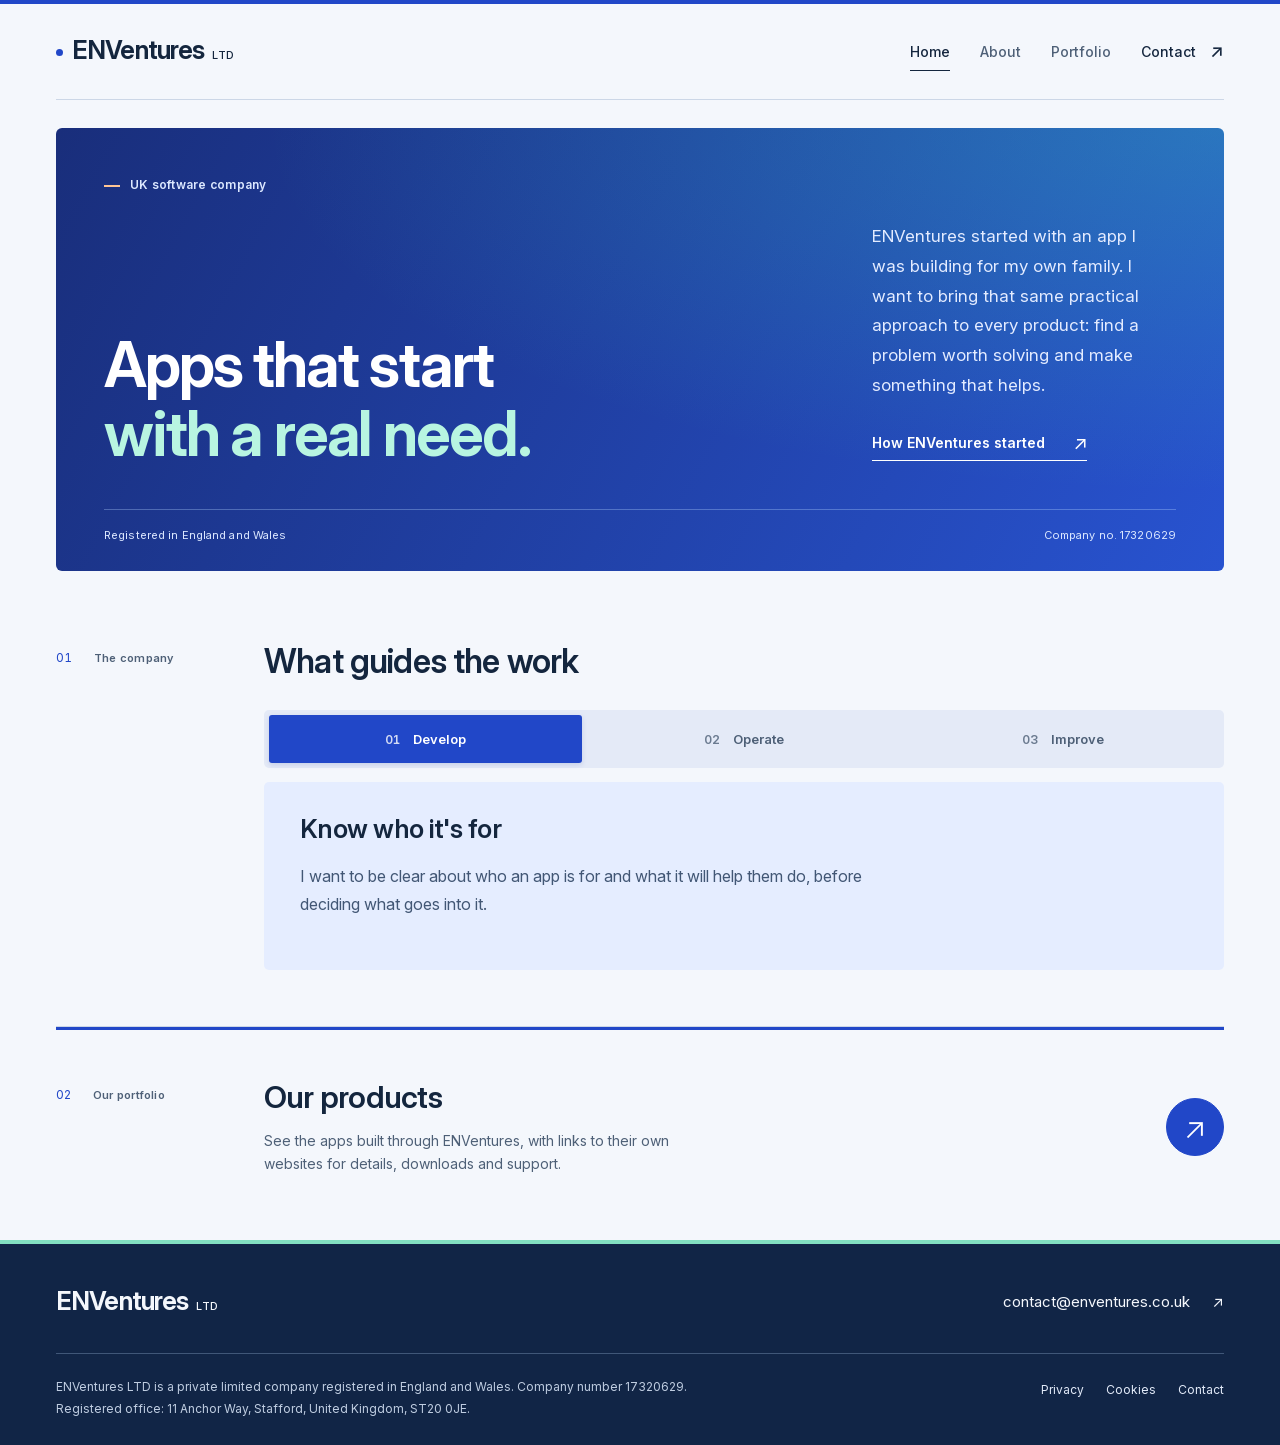
<file: index.html>
<!doctype html>
<html lang="en-GB">
  <head>
    <meta charset="utf-8">
    <meta name="viewport" content="width=device-width, initial-scale=1">
    <title>ENVentures LTD | UK Software Company</title>
    <meta name="description" content="ENVentures LTD builds and runs apps around real needs. Discover the UK software company that began with an app for its founder's family.">
    <link rel="icon" href="/favicon.svg" type="image/svg+xml">
    <link rel="preload" href="/assets/fonts/InterVariable.woff2" as="font" type="font/woff2" crossorigin>
    <link rel="stylesheet" href="/assets/styles.css?v=20261025-copy-depth">
    <link rel="canonical" href="https://enventures.co.uk/">
    <meta property="og:type" content="website">
    <meta property="og:url" content="https://enventures.co.uk/">
    <meta property="og:title" content="ENVentures LTD | UK Software Company">
    <meta property="og:description" content="ENVentures LTD builds and runs apps around real needs. Discover the UK software company that began with an app for its founder's family.">
    <meta property="og:site_name" content="ENVentures LTD">
    <meta property="og:locale" content="en_GB">
    <meta property="og:image" content="https://enventures.co.uk/assets/enventures-social.png?v=20261025-founder">
    <meta property="og:image:width" content="1200">
    <meta property="og:image:height" content="630">
    <meta property="og:image:alt" content="ENVentures LTD: apps that start with a real need, in white and mint on a blue background.">
    <meta name="twitter:card" content="summary_large_image">
    <meta name="twitter:title" content="ENVentures LTD | UK Software Company">
    <meta name="twitter:description" content="ENVentures LTD builds and runs apps around real needs. Discover the UK software company that began with an app for its founder's family.">
    <meta name="twitter:image" content="https://enventures.co.uk/assets/enventures-social.png?v=20261025-founder">
    <script type="application/ld+json">
{
  "@context": "https://schema.org",
  "@graph": [
    {
      "@type": "Organization",
      "@id": "https://enventures.co.uk/#organization",
      "name": "ENVentures LTD",
      "legalName": "ENVentures LTD",
      "url": "https://enventures.co.uk/",
      "email": "contact@enventures.co.uk",
      "description": "ENVentures LTD is a UK software company building and running apps around everyday needs.",
      "identifier": {
        "@type": "PropertyValue",
        "propertyID": "UK company number",
        "value": "17320629"
      },
      "address": {
        "@type": "PostalAddress",
        "streetAddress": "11 Anchor Way",
        "addressLocality": "Stafford",
        "postalCode": "ST20 0JE",
        "addressCountry": "GB"
      }
    },
    {
      "@type": "WebSite",
      "@id": "https://enventures.co.uk/#website",
      "url": "https://enventures.co.uk/",
      "name": "ENVentures LTD",
      "inLanguage": "en-GB",
      "publisher": {
        "@id": "https://enventures.co.uk/#organization"
      }
    },
    {
      "@type": "WebPage",
      "@id": "https://enventures.co.uk/#webpage",
      "url": "https://enventures.co.uk/",
      "name": "ENVentures LTD | UK Software Company",
      "description": "ENVentures LTD builds and runs apps around real needs. Discover the UK software company that began with an app for its founder's family.",
      "inLanguage": "en-GB",
      "publisher": {
        "@id": "https://enventures.co.uk/#organization"
      },
      "isPartOf": {
        "@id": "https://enventures.co.uk/#website"
      },
      "mainEntity": {
        "@id": "https://enventures.co.uk/#organization"
      }
    }
  ]
}
    </script>
    <script src="/assets/site.js?v=20261025-interactive" defer></script>
  </head>
  <body>
    <a class="skip-link" href="#main">Skip to content</a>
    <header class="site-header">
      <nav class="nav" aria-label="Primary navigation">
        <a class="brand" href="/" aria-label="ENVentures LTD home"><span class="brand-name">ENVentures</span><span class="brand-suffix">LTD</span></a>
        <button class="menu-toggle" type="button" aria-expanded="false" aria-controls="primary-links" data-menu-toggle hidden><span data-menu-label>Menu</span><span class="menu-symbol" aria-hidden="true">+</span></button>
        <div class="nav-links" id="primary-links">
          <a href="/" aria-current="page">Home</a>
          <a href="/about.html">About</a>
          <a href="/products.html">Portfolio</a>
          <a href="/contact.html" class="nav-cta">Contact <span aria-hidden="true">↗</span></a>
        </div>
      </nav>
    </header>

    <main id="main" tabindex="-1">
      <section class="company-hero section" aria-labelledby="company-title">
        <p class="eyebrow">UK software company</p>
        <div class="hero-composition">
          <h1 id="company-title">Apps that start<br><span class="heading-accent">with a real need.</span></h1>
          <div class="hero-intro">
            <p>ENVentures started with an app I was building for my own family. I want to bring that same practical approach to every product: find a problem worth solving and make something that helps.</p>
            <a class="text-link" href="/about.html">How ENVentures started <span aria-hidden="true">↗</span></a>
          </div>
        </div>
        <div class="hero-caption"><span>Registered in England and Wales</span><span>Company no. 17320629</span></div>
      </section>

      <section class="section company-statement" aria-labelledby="company-approach">
        <div class="section-label"><span class="section-number" aria-hidden="true">01</span><p class="eyebrow">The company</p></div>
        <div class="approach-explorer" data-approach data-stage="develop">
          <h2 id="company-approach">What guides the work</h2>
          <div class="approach-tabs" role="tablist" aria-label="Our product approach" data-approach-tabs hidden>
            <button type="button" role="tab" id="tab-develop" aria-controls="panel-develop" aria-selected="true" data-stage="develop"><span aria-hidden="true">01</span> Develop</button>
            <button type="button" role="tab" id="tab-operate" aria-controls="panel-operate" aria-selected="false" tabindex="-1" data-stage="operate"><span aria-hidden="true">02</span> Operate</button>
            <button type="button" role="tab" id="tab-improve" aria-controls="panel-improve" aria-selected="false" tabindex="-1" data-stage="improve"><span aria-hidden="true">03</span> Improve</button>
          </div>
          <div class="approach-panels">
            <section id="panel-develop" class="approach-panel" data-approach-panel>
              <h3>Know who it's for</h3>
              <p>I want to be clear about who an app is for and what it will help them do, before deciding what goes into it.</p>
            </section>
            <section id="panel-operate" class="approach-panel" data-approach-panel>
              <h3>Stay responsible for it</h3>
              <p>The work continues after release. ENVentures looks after the app, the services behind it and its website, so maintenance and support stay part of the job.</p>
            </section>
            <section id="panel-improve" class="approach-panel" data-approach-panel>
              <h3>Make the next version more useful</h3>
              <p>As an app develops, I want to keep asking whether a change helps the person using it. That applies to a small fix as much as a new feature.</p>
            </section>
          </div>
        </div>
      </section>

      <section class="section portfolio-directory" aria-labelledby="portfolio-heading">
        <div class="section-label"><span class="section-number" aria-hidden="true">02</span><p class="eyebrow">Our portfolio</p></div>
        <div class="directory-content">
          <div><h2 id="portfolio-heading">Our products</h2><p>See the apps built through ENVentures, with links to their own websites for details, downloads and support.</p></div>
          <a class="round-link" href="/products.html" aria-label="View our product portfolio"><span aria-hidden="true">↗</span></a>
        </div>
      </section>
    </main>

    <footer class="site-footer">
      <div class="footer-inner">
        <div class="footer-top"><a class="footer-brand" href="/">ENVentures<span class="brand-suffix">LTD</span></a><a class="footer-email" href="mailto:contact@enventures.co.uk">contact@enventures.co.uk <span aria-hidden="true">↗</span></a></div>
        <div class="footer-bottom">
          <p class="footer-legal">ENVentures LTD is a private limited company registered in England and Wales. Company number 17320629.<br>Registered office: 11 Anchor Way, Stafford, United Kingdom, ST20 0JE.</p>
          <nav class="footer-links" aria-label="Legal and contact"><a href="/privacy.html">Privacy</a><a href="/cookies.html">Cookies</a><a href="/contact.html">Contact</a></nav>
        </div>
      </div>
    </footer>
  </body>
</html>
</file>
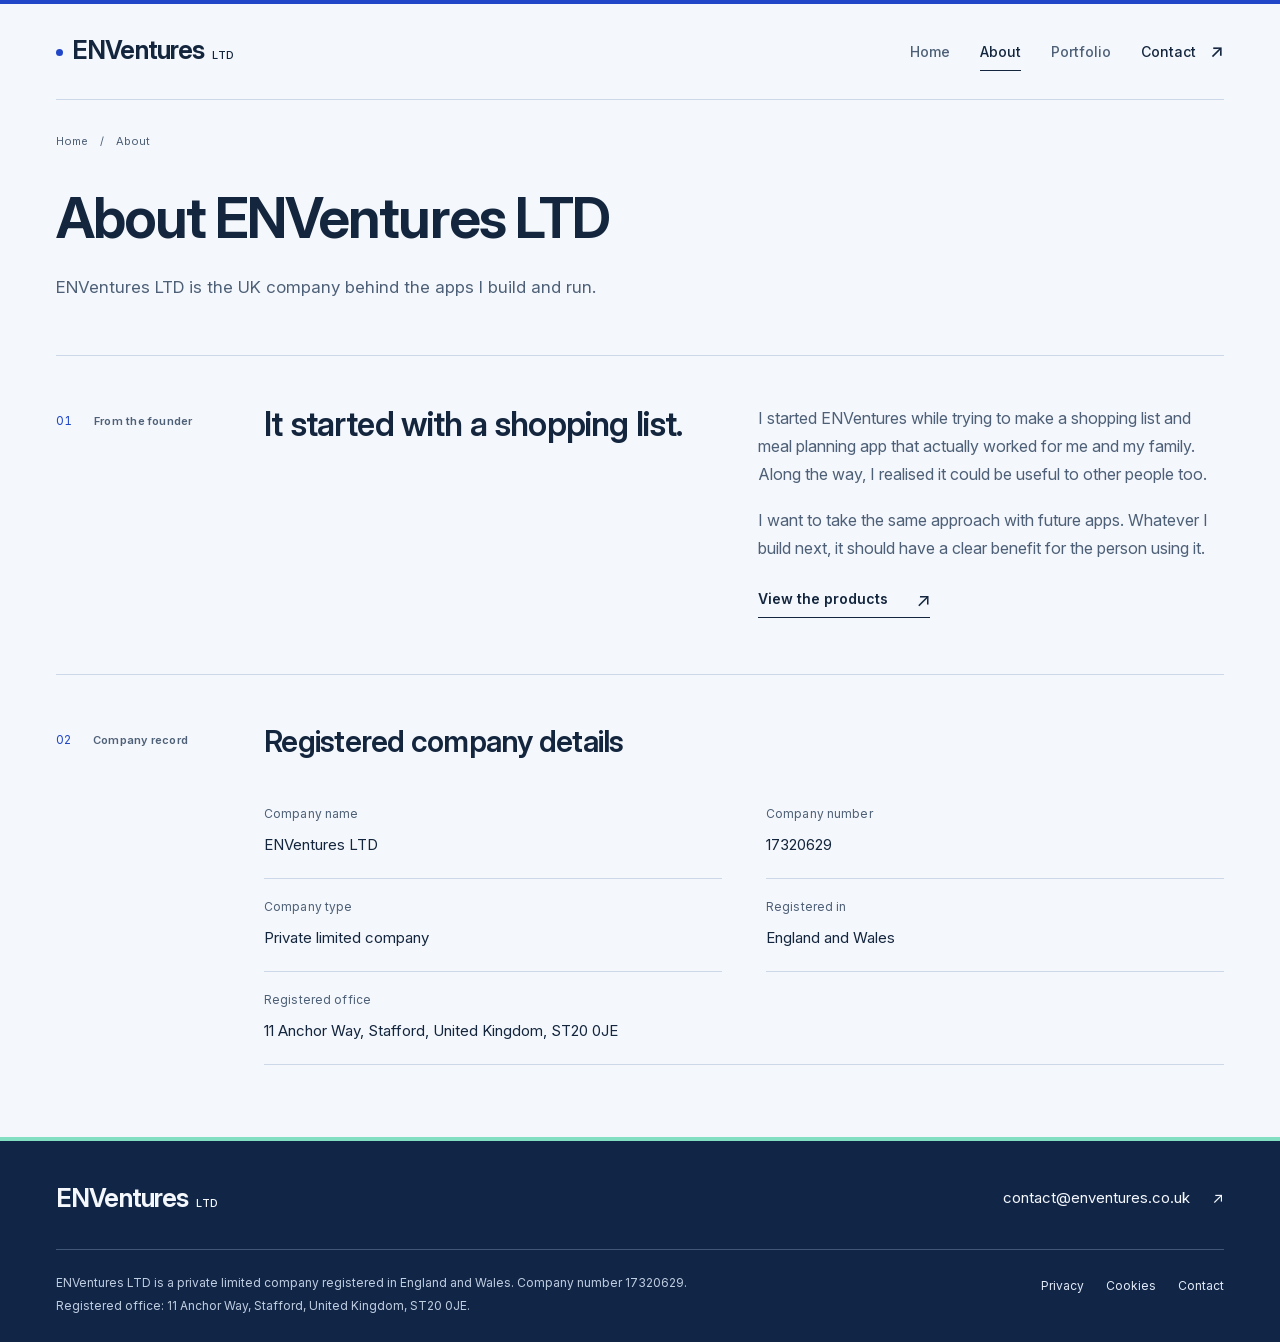
<file: about.html>
<!doctype html>
<html lang="en-GB">
  <head>
    <meta charset="utf-8">
    <meta name="viewport" content="width=device-width, initial-scale=1">
    <title>About ENVentures LTD</title>
    <meta name="description" content="ENVentures began with a shopping list and meal planning app for the founder's family. Read how that experience shapes the company's plans for future apps.">
    <link rel="icon" href="/favicon.svg" type="image/svg+xml">
    <link rel="preload" href="/assets/fonts/InterVariable.woff2" as="font" type="font/woff2" crossorigin>
    <link rel="stylesheet" href="/assets/styles.css?v=20261025-copy-depth">
    <link rel="canonical" href="https://enventures.co.uk/about.html">
    <meta property="og:type" content="website">
    <meta property="og:url" content="https://enventures.co.uk/about.html">
    <meta property="og:title" content="About ENVentures LTD">
    <meta property="og:description" content="ENVentures began with a shopping list and meal planning app for the founder's family. Read how that experience shapes the company's plans for future apps.">
    <meta property="og:site_name" content="ENVentures LTD">
    <meta property="og:locale" content="en_GB">
    <meta property="og:image" content="https://enventures.co.uk/assets/enventures-social.png?v=20261025-founder">
    <meta property="og:image:width" content="1200">
    <meta property="og:image:height" content="630">
    <meta property="og:image:alt" content="ENVentures LTD: apps that start with a real need, in white and mint on a blue background.">
    <meta name="twitter:card" content="summary_large_image">
    <meta name="twitter:title" content="About ENVentures LTD">
    <meta name="twitter:description" content="ENVentures began with a shopping list and meal planning app for the founder's family. Read how that experience shapes the company's plans for future apps.">
    <meta name="twitter:image" content="https://enventures.co.uk/assets/enventures-social.png?v=20261025-founder">
    <script type="application/ld+json">
{
  "@context": "https://schema.org",
  "@graph": [
    {
      "@type": "Organization",
      "@id": "https://enventures.co.uk/#organization",
      "name": "ENVentures LTD",
      "legalName": "ENVentures LTD",
      "url": "https://enventures.co.uk/",
      "email": "contact@enventures.co.uk",
      "description": "ENVentures LTD is a UK software company building and running apps around everyday needs.",
      "identifier": {
        "@type": "PropertyValue",
        "propertyID": "UK company number",
        "value": "17320629"
      },
      "address": {
        "@type": "PostalAddress",
        "streetAddress": "11 Anchor Way",
        "addressLocality": "Stafford",
        "postalCode": "ST20 0JE",
        "addressCountry": "GB"
      }
    },
    {
      "@type": "AboutPage",
      "@id": "https://enventures.co.uk/about.html#webpage",
      "url": "https://enventures.co.uk/about.html",
      "name": "About ENVentures LTD",
      "description": "ENVentures began with a shopping list and meal planning app for the founder's family. Read how that experience shapes the company's plans for future apps.",
      "inLanguage": "en-GB",
      "publisher": {
        "@id": "https://enventures.co.uk/#organization"
      },
      "isPartOf": {
        "@id": "https://enventures.co.uk/#website"
      },
      "mainEntity": {
        "@id": "https://enventures.co.uk/#organization"
      }
    },
    {
      "@type": "BreadcrumbList",
      "itemListElement": [
        {
          "@type": "ListItem",
          "position": 1,
          "name": "Home",
          "item": "https://enventures.co.uk/"
        },
        {
          "@type": "ListItem",
          "position": 2,
          "name": "About",
          "item": "https://enventures.co.uk/about.html"
        }
      ]
    }
  ]
}
    </script>
    <script src="/assets/site.js?v=20261025-interactive" defer></script>
  </head>
  <body>
    <a class="skip-link" href="#main">Skip to content</a>
    <header class="site-header">
      <nav class="nav" aria-label="Primary navigation">
        <a class="brand" href="/" aria-label="ENVentures LTD home"><span class="brand-name">ENVentures</span><span class="brand-suffix">LTD</span></a>
        <button class="menu-toggle" type="button" aria-expanded="false" aria-controls="primary-links" data-menu-toggle hidden><span data-menu-label>Menu</span><span class="menu-symbol" aria-hidden="true">+</span></button>
        <div class="nav-links" id="primary-links">
          <a href="/">Home</a>
          <a href="/about.html" aria-current="page">About</a>
          <a href="/products.html">Portfolio</a>
          <a href="/contact.html" class="nav-cta">Contact <span aria-hidden="true">↗</span></a>
        </div>
      </nav>
    </header>

    <main id="main" tabindex="-1">
      <section class="page-hero">
        <div class="section">
          <nav class="breadcrumbs" aria-label="Breadcrumb"><a href="/">Home</a><span aria-hidden="true">/</span><span>About</span></nav>
          <h1>About ENVentures LTD</h1>
          <p class="lead">ENVentures LTD is the UK company behind the apps I build and run.</p>
        </div>
      </section>

      <section class="section company-statement" aria-labelledby="our-purpose">
        <div class="section-label"><span class="section-number" aria-hidden="true">01</span><p class="eyebrow">From the founder</p></div>
        <div class="statement-content">
          <h2 id="our-purpose">It started with a shopping list.</h2>
          <div class="statement-copy">
            <p>I started ENVentures while trying to make a shopping list and meal planning app that actually worked for me and my family. Along the way, I realised it could be useful to other people too.</p>
            <p>I want to take the same approach with future apps. Whatever I build next, it should have a clear benefit for the person using it.</p>
            <a class="text-link" href="/products.html">View the products <span aria-hidden="true">↗</span></a>
          </div>
        </div>
      </section>

      <section class="section company-record" aria-labelledby="registered-details">
        <div class="section-label"><span class="section-number" aria-hidden="true">02</span><p class="eyebrow">Company record</p></div>
        <div class="record-content">
          <h2 id="registered-details">Registered company details</h2>
          <dl class="detail-list">
            <div><dt>Company name</dt><dd>ENVentures LTD</dd></div>
            <div><dt>Company number</dt><dd>17320629</dd></div>
            <div><dt>Company type</dt><dd>Private limited company</dd></div>
            <div><dt>Registered in</dt><dd>England and Wales</dd></div>
            <div class="full-detail"><dt>Registered office</dt><dd>11 Anchor Way, Stafford, United Kingdom, ST20 0JE</dd></div>
          </dl>
        </div>
      </section>
    </main>

    <footer class="site-footer">
      <div class="footer-inner">
        <div class="footer-top"><a class="footer-brand" href="/">ENVentures<span class="brand-suffix">LTD</span></a><a class="footer-email" href="mailto:contact@enventures.co.uk">contact@enventures.co.uk <span aria-hidden="true">↗</span></a></div>
        <div class="footer-bottom">
          <p class="footer-legal">ENVentures LTD is a private limited company registered in England and Wales. Company number 17320629.<br>Registered office: 11 Anchor Way, Stafford, United Kingdom, ST20 0JE.</p>
          <nav class="footer-links" aria-label="Legal and contact"><a href="/privacy.html">Privacy</a><a href="/cookies.html">Cookies</a><a href="/contact.html">Contact</a></nav>
        </div>
      </div>
    </footer>
  </body>
</html>
</file>
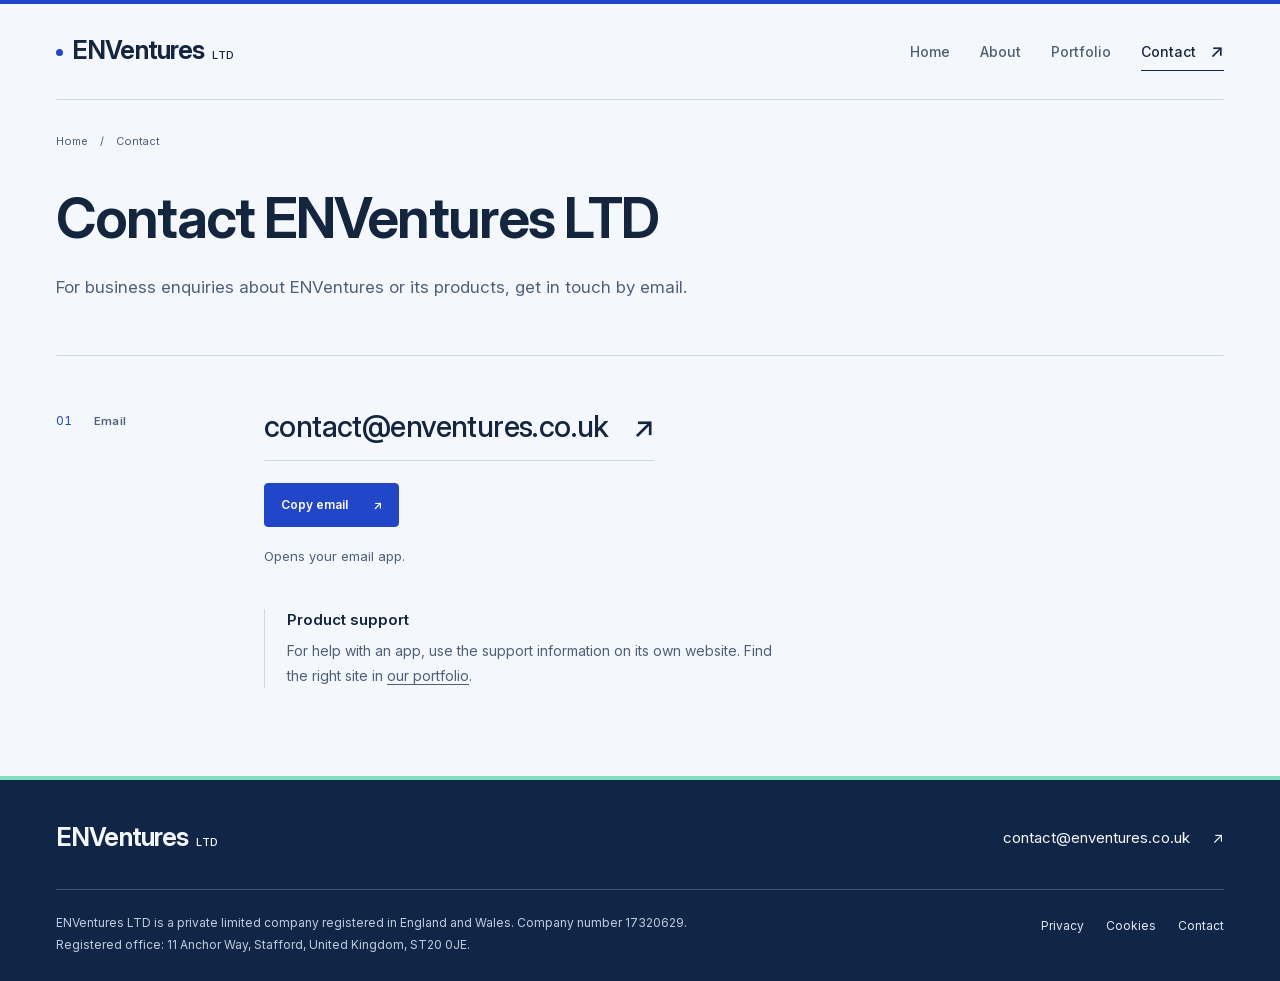
<file: contact.html>
<!doctype html>
<html lang="en-GB">
  <head>
    <meta charset="utf-8">
    <meta name="viewport" content="width=device-width, initial-scale=1">
    <title>Contact ENVentures LTD</title>
    <meta name="description" content="Get in touch with ENVentures LTD for business enquiries and company correspondence, or find the support website for one of its apps.">
    <link rel="icon" href="/favicon.svg" type="image/svg+xml">
    <link rel="preload" href="/assets/fonts/InterVariable.woff2" as="font" type="font/woff2" crossorigin>
    <link rel="stylesheet" href="/assets/styles.css?v=20261025-copy-depth">
    <link rel="canonical" href="https://enventures.co.uk/contact.html">
    <meta property="og:type" content="website">
    <meta property="og:url" content="https://enventures.co.uk/contact.html">
    <meta property="og:title" content="Contact ENVentures LTD">
    <meta property="og:description" content="Get in touch with ENVentures LTD for business enquiries and company correspondence, or find the support website for one of its apps.">
    <meta property="og:site_name" content="ENVentures LTD">
    <meta property="og:locale" content="en_GB">
    <meta property="og:image" content="https://enventures.co.uk/assets/enventures-social.png?v=20261025-founder">
    <meta property="og:image:width" content="1200">
    <meta property="og:image:height" content="630">
    <meta property="og:image:alt" content="ENVentures LTD: apps that start with a real need, in white and mint on a blue background.">
    <meta name="twitter:card" content="summary_large_image">
    <meta name="twitter:title" content="Contact ENVentures LTD">
    <meta name="twitter:description" content="Get in touch with ENVentures LTD for business enquiries and company correspondence, or find the support website for one of its apps.">
    <meta name="twitter:image" content="https://enventures.co.uk/assets/enventures-social.png?v=20261025-founder">
    <script type="application/ld+json">
{
  "@context": "https://schema.org",
  "@graph": [
    {
      "@type": "Organization",
      "@id": "https://enventures.co.uk/#organization",
      "name": "ENVentures LTD",
      "legalName": "ENVentures LTD",
      "url": "https://enventures.co.uk/",
      "email": "contact@enventures.co.uk",
      "description": "ENVentures LTD is a UK software company building and running apps around everyday needs.",
      "identifier": {
        "@type": "PropertyValue",
        "propertyID": "UK company number",
        "value": "17320629"
      },
      "address": {
        "@type": "PostalAddress",
        "streetAddress": "11 Anchor Way",
        "addressLocality": "Stafford",
        "postalCode": "ST20 0JE",
        "addressCountry": "GB"
      }
    },
    {
      "@type": "ContactPage",
      "@id": "https://enventures.co.uk/contact.html#webpage",
      "url": "https://enventures.co.uk/contact.html",
      "name": "Contact ENVentures LTD",
      "description": "Get in touch with ENVentures LTD for business enquiries and company correspondence, or find the support website for one of its apps.",
      "inLanguage": "en-GB",
      "publisher": {
        "@id": "https://enventures.co.uk/#organization"
      },
      "isPartOf": {
        "@id": "https://enventures.co.uk/#website"
      }
    },
    {
      "@type": "BreadcrumbList",
      "itemListElement": [
        {
          "@type": "ListItem",
          "position": 1,
          "name": "Home",
          "item": "https://enventures.co.uk/"
        },
        {
          "@type": "ListItem",
          "position": 2,
          "name": "Contact",
          "item": "https://enventures.co.uk/contact.html"
        }
      ]
    }
  ]
}
    </script>
    <script src="/assets/site.js?v=20261025-interactive" defer></script>
  </head>
  <body>
    <a class="skip-link" href="#main">Skip to content</a>
    <header class="site-header">
      <nav class="nav" aria-label="Primary navigation">
        <a class="brand" href="/" aria-label="ENVentures LTD home"><span class="brand-name">ENVentures</span><span class="brand-suffix">LTD</span></a>
        <button class="menu-toggle" type="button" aria-expanded="false" aria-controls="primary-links" data-menu-toggle hidden><span data-menu-label>Menu</span><span class="menu-symbol" aria-hidden="true">+</span></button>
        <div class="nav-links" id="primary-links">
          <a href="/">Home</a>
          <a href="/about.html">About</a>
          <a href="/products.html">Portfolio</a>
          <a href="/contact.html" class="nav-cta" aria-current="page">Contact <span aria-hidden="true">↗</span></a>
        </div>
      </nav>
    </header>

    <main id="main" tabindex="-1">
      <section class="page-hero">
        <div class="section">
          <nav class="breadcrumbs" aria-label="Breadcrumb"><a href="/">Home</a><span aria-hidden="true">/</span><span>Contact</span></nav>
          <h1>Contact ENVentures LTD</h1>
          <p class="lead">For business enquiries about ENVentures or its products, get in touch by email.</p>
        </div>
      </section>

      <section class="section contact-directory" aria-labelledby="email-contact">
        <div class="section-label"><span class="section-number" aria-hidden="true">01</span><h2 class="eyebrow" id="email-contact">Email</h2></div>
        <div class="contact-content" data-email-contact>
          <a class="contact-email" data-email-link href="mailto:contact@enventures.co.uk">contact@enventures.co.uk <span aria-hidden="true">↗</span></a>
          <div class="copy-controls"><button class="copy-email" type="button" data-copy-email hidden>Copy email <span aria-hidden="true">↗</span></button><p class="copy-status" role="status" aria-live="polite" data-copy-status></p></div>
          <div class="copy-fallback" data-copy-fallback hidden><label for="email-copy-address">Email address to copy</label><input id="email-copy-address" type="text" value="contact@enventures.co.uk" readonly autocomplete="off" spellcheck="false"></div>
          <p class="contact-note">Opens your email app.</p>
          <div class="contact-help"><h3>Product support</h3><p>For help with an app, use the support information on its own website. Find the right site in <a href="/products.html">our portfolio</a>.</p></div>
        </div>
      </section>
    </main>

    <footer class="site-footer">
      <div class="footer-inner">
        <div class="footer-top"><a class="footer-brand" href="/">ENVentures<span class="brand-suffix">LTD</span></a><a class="footer-email" href="mailto:contact@enventures.co.uk">contact@enventures.co.uk <span aria-hidden="true">↗</span></a></div>
        <div class="footer-bottom">
          <p class="footer-legal">ENVentures LTD is a private limited company registered in England and Wales. Company number 17320629.<br>Registered office: 11 Anchor Way, Stafford, United Kingdom, ST20 0JE.</p>
          <nav class="footer-links" aria-label="Legal and contact"><a href="/privacy.html">Privacy</a><a href="/cookies.html">Cookies</a><a href="/contact.html">Contact</a></nav>
        </div>
      </div>
    </footer>
  </body>
</html>
</file>
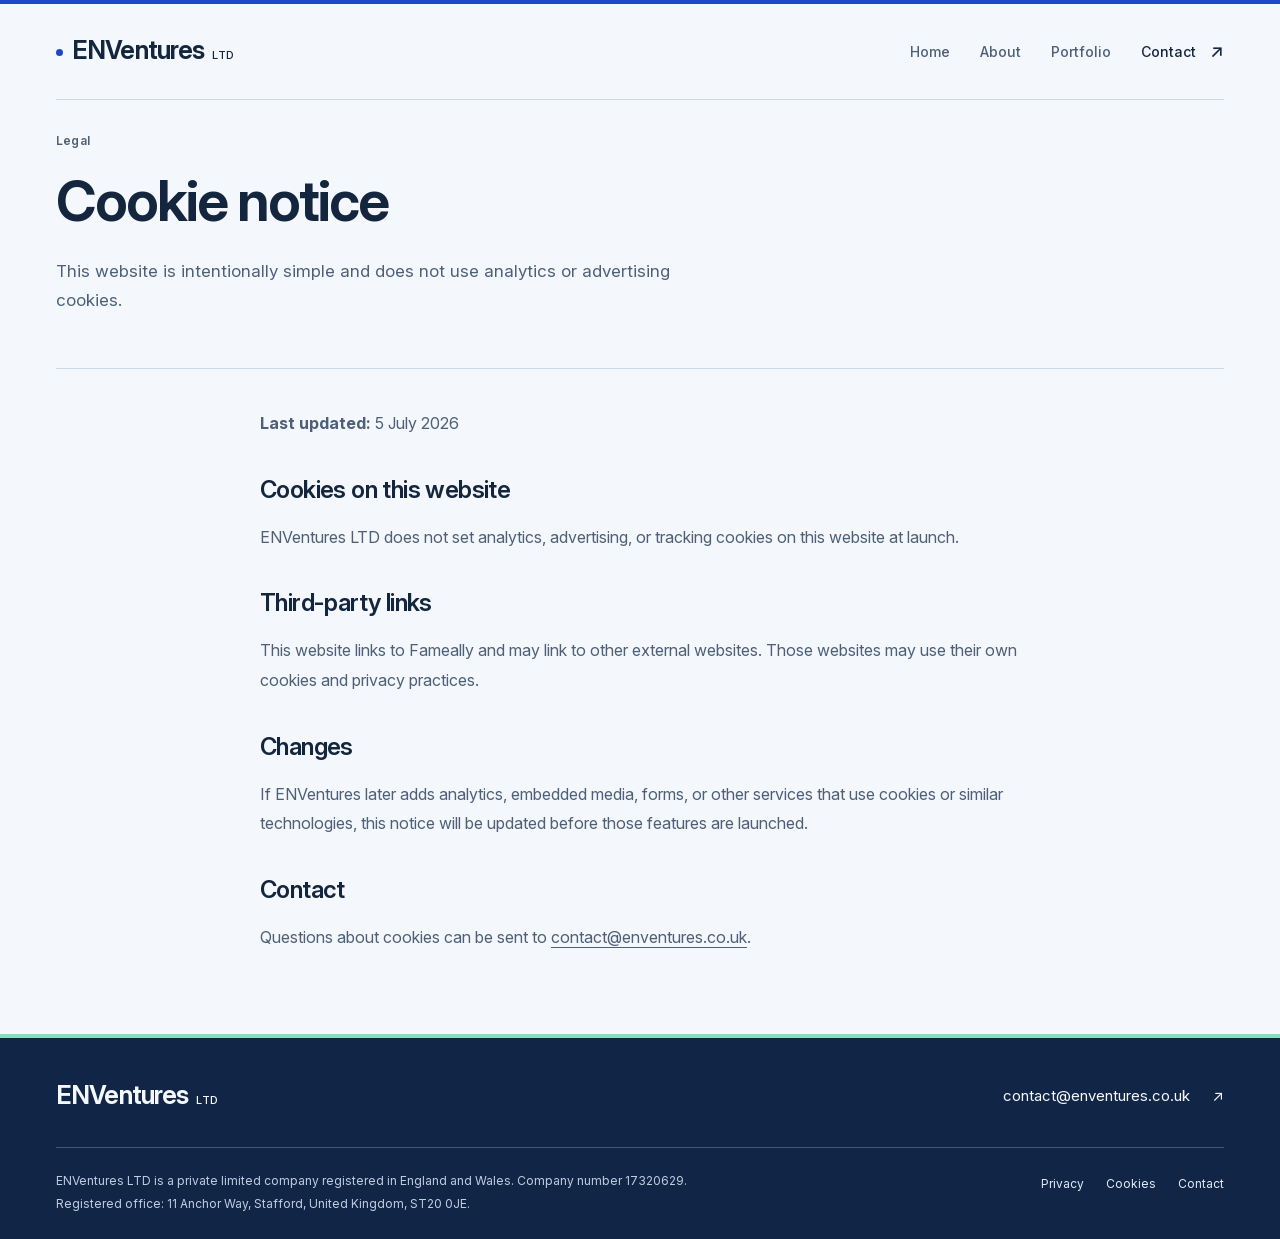
<file: cookies.html>
<!doctype html>
<html lang="en-GB">
  <head>
    <meta charset="utf-8">
    <meta name="viewport" content="width=device-width, initial-scale=1">
    <title>Cookie Notice | ENVentures LTD</title>
    <meta name="description" content="Cookie notice for ENVentures LTD.">
    <link rel="icon" href="/favicon.svg" type="image/svg+xml">
    <link rel="preload" href="/assets/fonts/InterVariable.woff2" as="font" type="font/woff2" crossorigin>
    <link rel="stylesheet" href="/assets/styles.css?v=20261025-copy-depth">
    <link rel="canonical" href="https://enventures.co.uk/cookies.html">
    <meta property="og:type" content="website">
    <meta property="og:url" content="https://enventures.co.uk/cookies.html">
    <meta property="og:title" content="Cookie Notice | ENVentures LTD">
    <meta property="og:description" content="Cookie notice for ENVentures LTD.">
    <meta property="og:site_name" content="ENVentures LTD">
    <meta property="og:locale" content="en_GB">
    <meta property="og:image" content="https://enventures.co.uk/assets/enventures-social.png?v=20261025-founder">
    <meta property="og:image:width" content="1200">
    <meta property="og:image:height" content="630">
    <meta property="og:image:alt" content="ENVentures LTD: apps that start with a real need, in white and mint on a blue background.">
    <meta name="twitter:card" content="summary_large_image">
    <meta name="twitter:title" content="Cookie Notice | ENVentures LTD">
    <meta name="twitter:description" content="Cookie notice for ENVentures LTD.">
    <meta name="twitter:image" content="https://enventures.co.uk/assets/enventures-social.png?v=20261025-founder">
    <script type="application/ld+json">
{
  "@context": "https://schema.org",
  "@graph": [
    {
      "@type": "Organization",
      "@id": "https://enventures.co.uk/#organization",
      "name": "ENVentures LTD",
      "legalName": "ENVentures LTD",
      "url": "https://enventures.co.uk/",
      "email": "contact@enventures.co.uk",
      "description": "ENVentures LTD is a UK software company building and running apps around everyday needs.",
      "identifier": {
        "@type": "PropertyValue",
        "propertyID": "UK company number",
        "value": "17320629"
      },
      "address": {
        "@type": "PostalAddress",
        "streetAddress": "11 Anchor Way",
        "addressLocality": "Stafford",
        "postalCode": "ST20 0JE",
        "addressCountry": "GB"
      }
    },
    {
      "@type": "WebPage",
      "@id": "https://enventures.co.uk/cookies.html#webpage",
      "url": "https://enventures.co.uk/cookies.html",
      "name": "Cookie Notice | ENVentures LTD",
      "description": "Cookie notice for ENVentures LTD.",
      "inLanguage": "en-GB",
      "publisher": {
        "@id": "https://enventures.co.uk/#organization"
      },
      "isPartOf": {
        "@id": "https://enventures.co.uk/#website"
      }
    }
  ]
}
    </script>
    <script src="/assets/site.js?v=20261025-interactive" defer></script>
  </head>
  <body>
    <a class="skip-link" href="#main">Skip to content</a>
    <header class="site-header">
      <nav class="nav" aria-label="Primary navigation">
        <a class="brand" href="/" aria-label="ENVentures LTD home"><span class="brand-name">ENVentures</span><span class="brand-suffix">LTD</span></a>
        <button class="menu-toggle" type="button" aria-expanded="false" aria-controls="primary-links" data-menu-toggle hidden><span data-menu-label>Menu</span><span class="menu-symbol" aria-hidden="true">+</span></button>
        <div class="nav-links" id="primary-links">
          <a href="/">Home</a>
          <a href="/about.html">About</a>
          <a href="/products.html">Portfolio</a>
          <a href="/contact.html" class="nav-cta">Contact <span aria-hidden="true">↗</span></a>
        </div>
      </nav>
    </header>

    <main id="main" tabindex="-1">
      <section class="page-hero">
        <div class="section">
          <p class="eyebrow">Legal</p>
          <h1>Cookie notice</h1>
          <p class="lead">This website is intentionally simple and does not use analytics or advertising cookies.</p>
        </div>
      </section>

      <section class="section prose">
        <p><strong>Last updated:</strong> 5 July 2026</p>

        <h2>Cookies on this website</h2>
        <p>ENVentures LTD does not set analytics, advertising, or tracking cookies on this website at launch.</p>

        <h2>Third-party links</h2>
        <p>This website links to Fameally and may link to other external websites. Those websites may use their own cookies and privacy practices.</p>

        <h2>Changes</h2>
        <p>If ENVentures later adds analytics, embedded media, forms, or other services that use cookies or similar technologies, this notice will be updated before those features are launched.</p>

        <h2>Contact</h2>
        <p>Questions about cookies can be sent to <a href="mailto:contact@enventures.co.uk">contact@enventures.co.uk</a>.</p>
      </section>
    </main>

    <footer class="site-footer">
      <div class="footer-inner">
        <div class="footer-top"><a class="footer-brand" href="/">ENVentures<span class="brand-suffix">LTD</span></a><a class="footer-email" href="mailto:contact@enventures.co.uk">contact@enventures.co.uk <span aria-hidden="true">↗</span></a></div>
        <div class="footer-bottom">
          <p class="footer-legal">ENVentures LTD is a private limited company registered in England and Wales. Company number 17320629.<br>Registered office: 11 Anchor Way, Stafford, United Kingdom, ST20 0JE.</p>
          <nav class="footer-links" aria-label="Legal and contact"><a href="/privacy.html">Privacy</a><a href="/cookies.html">Cookies</a><a href="/contact.html">Contact</a></nav>
        </div>
      </div>
    </footer>
  </body>
</html>
</file>
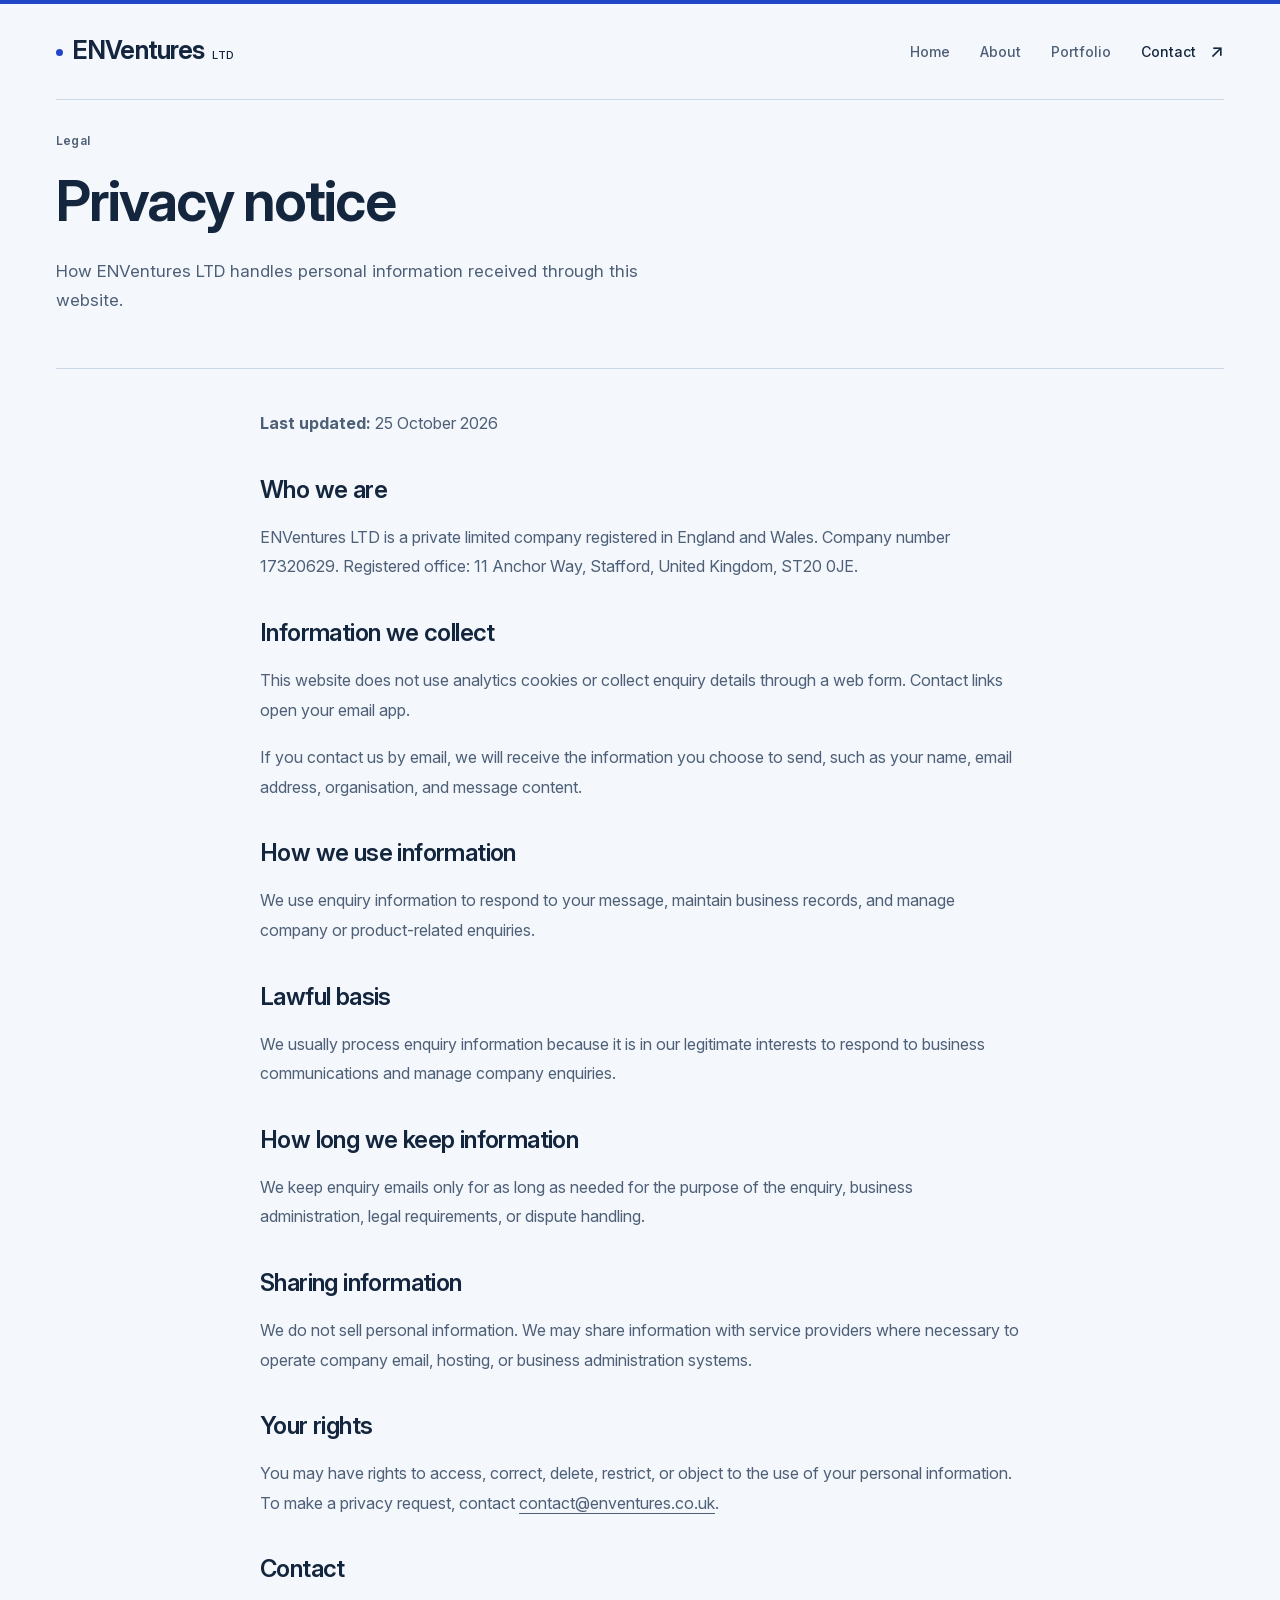
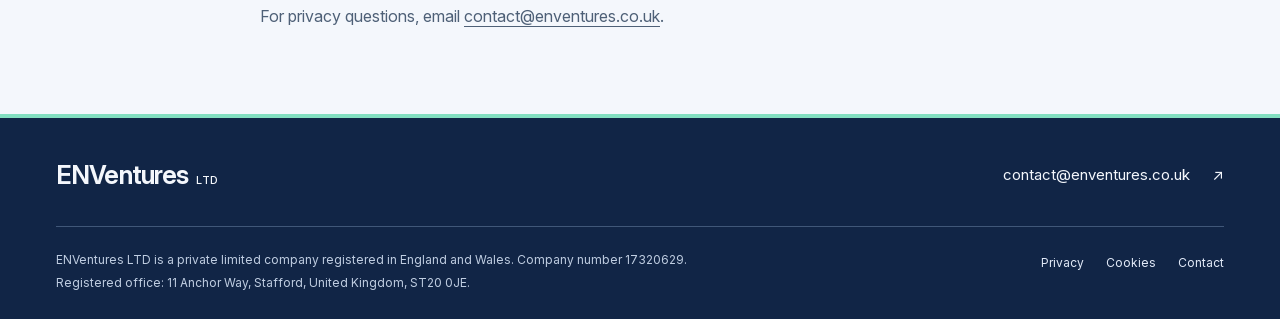
<file: privacy.html>
<!doctype html>
<html lang="en-GB">
  <head>
    <meta charset="utf-8">
    <meta name="viewport" content="width=device-width, initial-scale=1">
    <title>Privacy Notice | ENVentures LTD</title>
    <meta name="description" content="Privacy notice for ENVentures LTD.">
    <link rel="icon" href="/favicon.svg" type="image/svg+xml">
    <link rel="preload" href="/assets/fonts/InterVariable.woff2" as="font" type="font/woff2" crossorigin>
    <link rel="stylesheet" href="/assets/styles.css?v=20261025-copy-depth">
    <link rel="canonical" href="https://enventures.co.uk/privacy.html">
    <meta property="og:type" content="website">
    <meta property="og:url" content="https://enventures.co.uk/privacy.html">
    <meta property="og:title" content="Privacy Notice | ENVentures LTD">
    <meta property="og:description" content="Privacy notice for ENVentures LTD.">
    <meta property="og:site_name" content="ENVentures LTD">
    <meta property="og:locale" content="en_GB">
    <meta property="og:image" content="https://enventures.co.uk/assets/enventures-social.png?v=20261025-founder">
    <meta property="og:image:width" content="1200">
    <meta property="og:image:height" content="630">
    <meta property="og:image:alt" content="ENVentures LTD: apps that start with a real need, in white and mint on a blue background.">
    <meta name="twitter:card" content="summary_large_image">
    <meta name="twitter:title" content="Privacy Notice | ENVentures LTD">
    <meta name="twitter:description" content="Privacy notice for ENVentures LTD.">
    <meta name="twitter:image" content="https://enventures.co.uk/assets/enventures-social.png?v=20261025-founder">
    <script type="application/ld+json">
{
  "@context": "https://schema.org",
  "@graph": [
    {
      "@type": "Organization",
      "@id": "https://enventures.co.uk/#organization",
      "name": "ENVentures LTD",
      "legalName": "ENVentures LTD",
      "url": "https://enventures.co.uk/",
      "email": "contact@enventures.co.uk",
      "description": "ENVentures LTD is a UK software company building and running apps around everyday needs.",
      "identifier": {
        "@type": "PropertyValue",
        "propertyID": "UK company number",
        "value": "17320629"
      },
      "address": {
        "@type": "PostalAddress",
        "streetAddress": "11 Anchor Way",
        "addressLocality": "Stafford",
        "postalCode": "ST20 0JE",
        "addressCountry": "GB"
      }
    },
    {
      "@type": "WebPage",
      "@id": "https://enventures.co.uk/privacy.html#webpage",
      "url": "https://enventures.co.uk/privacy.html",
      "name": "Privacy Notice | ENVentures LTD",
      "description": "Privacy notice for ENVentures LTD.",
      "inLanguage": "en-GB",
      "publisher": {
        "@id": "https://enventures.co.uk/#organization"
      },
      "isPartOf": {
        "@id": "https://enventures.co.uk/#website"
      }
    }
  ]
}
    </script>
    <script src="/assets/site.js?v=20261025-interactive" defer></script>
  </head>
  <body>
    <a class="skip-link" href="#main">Skip to content</a>
    <header class="site-header">
      <nav class="nav" aria-label="Primary navigation">
        <a class="brand" href="/" aria-label="ENVentures LTD home"><span class="brand-name">ENVentures</span><span class="brand-suffix">LTD</span></a>
        <button class="menu-toggle" type="button" aria-expanded="false" aria-controls="primary-links" data-menu-toggle hidden><span data-menu-label>Menu</span><span class="menu-symbol" aria-hidden="true">+</span></button>
        <div class="nav-links" id="primary-links">
          <a href="/">Home</a>
          <a href="/about.html">About</a>
          <a href="/products.html">Portfolio</a>
          <a href="/contact.html" class="nav-cta">Contact <span aria-hidden="true">↗</span></a>
        </div>
      </nav>
    </header>

    <main id="main" tabindex="-1">
      <section class="page-hero">
        <div class="section">
          <p class="eyebrow">Legal</p>
          <h1>Privacy notice</h1>
          <p class="lead">How ENVentures LTD handles personal information received through this website.</p>
        </div>
      </section>

      <section class="section prose">
        <p><strong>Last updated:</strong> 25 October 2026</p>

        <h2>Who we are</h2>
        <p>ENVentures LTD is a private limited company registered in England and Wales. Company number 17320629. Registered office: 11 Anchor Way, Stafford, United Kingdom, ST20 0JE.</p>

        <h2>Information we collect</h2>
        <p>This website does not use analytics cookies or collect enquiry details through a web form. Contact links open your email app.</p>
        <p>If you contact us by email, we will receive the information you choose to send, such as your name, email address, organisation, and message content.</p>

        <h2>How we use information</h2>
        <p>We use enquiry information to respond to your message, maintain business records, and manage company or product-related enquiries.</p>

        <h2>Lawful basis</h2>
        <p>We usually process enquiry information because it is in our legitimate interests to respond to business communications and manage company enquiries.</p>

        <h2>How long we keep information</h2>
        <p>We keep enquiry emails only for as long as needed for the purpose of the enquiry, business administration, legal requirements, or dispute handling.</p>

        <h2>Sharing information</h2>
        <p>We do not sell personal information. We may share information with service providers where necessary to operate company email, hosting, or business administration systems.</p>

        <h2>Your rights</h2>
        <p>You may have rights to access, correct, delete, restrict, or object to the use of your personal information. To make a privacy request, contact <a href="mailto:contact@enventures.co.uk">contact@enventures.co.uk</a>.</p>

        <h2>Contact</h2>
        <p>For privacy questions, email <a href="mailto:contact@enventures.co.uk">contact@enventures.co.uk</a>.</p>
      </section>
    </main>

    <footer class="site-footer">
      <div class="footer-inner">
        <div class="footer-top"><a class="footer-brand" href="/">ENVentures<span class="brand-suffix">LTD</span></a><a class="footer-email" href="mailto:contact@enventures.co.uk">contact@enventures.co.uk <span aria-hidden="true">↗</span></a></div>
        <div class="footer-bottom">
          <p class="footer-legal">ENVentures LTD is a private limited company registered in England and Wales. Company number 17320629.<br>Registered office: 11 Anchor Way, Stafford, United Kingdom, ST20 0JE.</p>
          <nav class="footer-links" aria-label="Legal and contact"><a href="/privacy.html">Privacy</a><a href="/cookies.html">Cookies</a><a href="/contact.html">Contact</a></nav>
        </div>
      </div>
    </footer>
  </body>
</html>
</file>
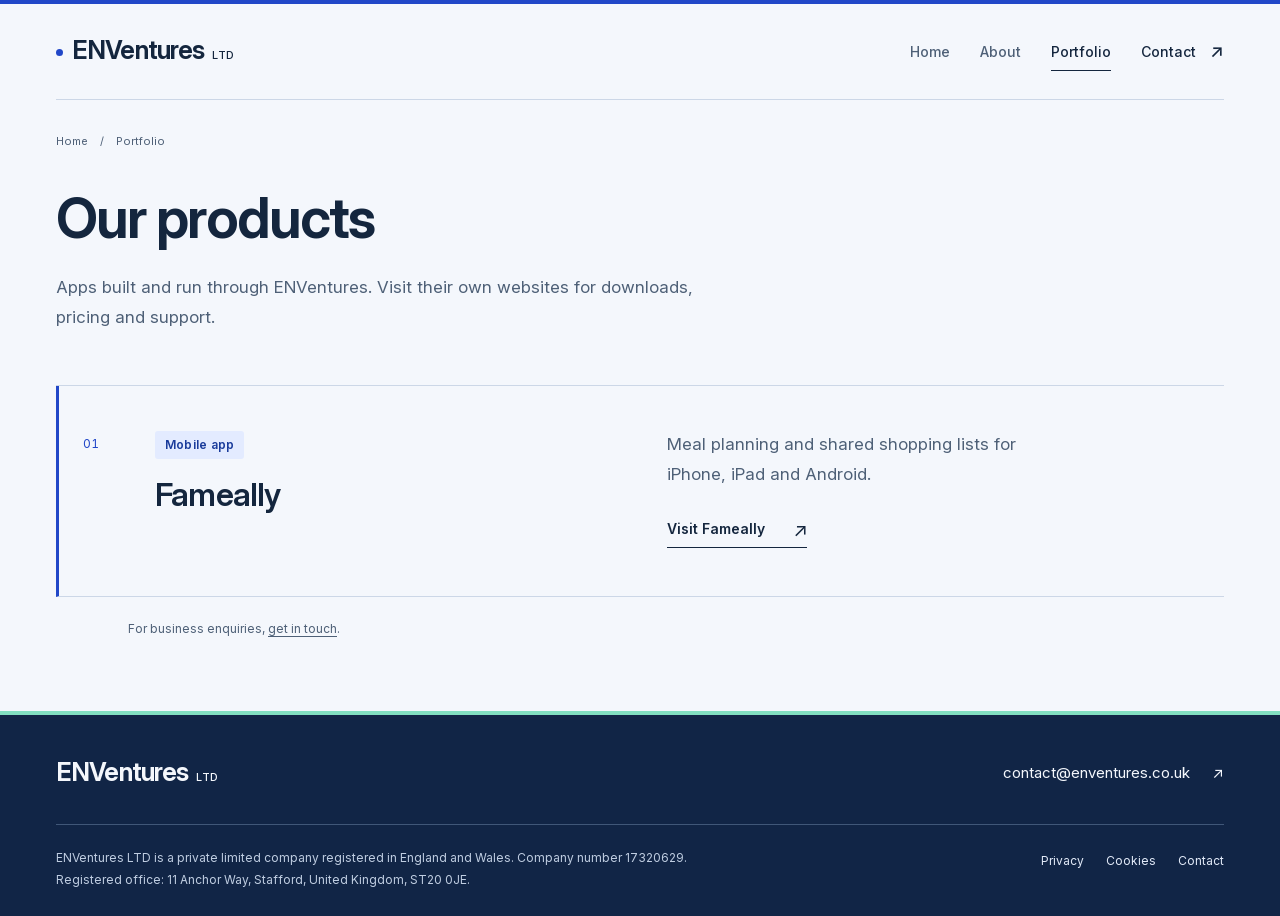
<file: products.html>
<!doctype html>
<html lang="en-GB">
  <head>
    <meta charset="utf-8">
    <meta name="viewport" content="width=device-width, initial-scale=1">
    <title>Product Portfolio | ENVentures LTD</title>
    <meta name="description" content="Explore the ENVentures LTD app portfolio. Visit each product website for downloads, pricing and support.">
    <link rel="icon" href="/favicon.svg" type="image/svg+xml">
    <link rel="preload" href="/assets/fonts/InterVariable.woff2" as="font" type="font/woff2" crossorigin>
    <link rel="stylesheet" href="/assets/styles.css?v=20261025-copy-depth">
    <link rel="canonical" href="https://enventures.co.uk/products.html">
    <meta property="og:type" content="website">
    <meta property="og:url" content="https://enventures.co.uk/products.html">
    <meta property="og:title" content="Product Portfolio | ENVentures LTD">
    <meta property="og:description" content="Explore the ENVentures LTD app portfolio. Visit each product website for downloads, pricing and support.">
    <meta property="og:site_name" content="ENVentures LTD">
    <meta property="og:locale" content="en_GB">
    <meta property="og:image" content="https://enventures.co.uk/assets/enventures-social.png?v=20261025-founder">
    <meta property="og:image:width" content="1200">
    <meta property="og:image:height" content="630">
    <meta property="og:image:alt" content="ENVentures LTD: apps that start with a real need, in white and mint on a blue background.">
    <meta name="twitter:card" content="summary_large_image">
    <meta name="twitter:title" content="Product Portfolio | ENVentures LTD">
    <meta name="twitter:description" content="Explore the ENVentures LTD app portfolio. Visit each product website for downloads, pricing and support.">
    <meta name="twitter:image" content="https://enventures.co.uk/assets/enventures-social.png?v=20261025-founder">
    <script type="application/ld+json">
{
  "@context": "https://schema.org",
  "@graph": [
    {
      "@type": "Organization",
      "@id": "https://enventures.co.uk/#organization",
      "name": "ENVentures LTD",
      "legalName": "ENVentures LTD",
      "url": "https://enventures.co.uk/",
      "email": "contact@enventures.co.uk",
      "description": "ENVentures LTD is a UK software company building and running apps around everyday needs.",
      "identifier": {
        "@type": "PropertyValue",
        "propertyID": "UK company number",
        "value": "17320629"
      },
      "address": {
        "@type": "PostalAddress",
        "streetAddress": "11 Anchor Way",
        "addressLocality": "Stafford",
        "postalCode": "ST20 0JE",
        "addressCountry": "GB"
      }
    },
    {
      "@type": "ItemList",
      "@id": "https://enventures.co.uk/products.html#products",
      "numberOfItems": 1,
      "itemListElement": [
        {
          "@type": "ListItem",
          "position": 1,
          "name": "Fameally",
          "url": "https://fameally.com/"
        }
      ]
    },
    {
      "@type": "CollectionPage",
      "@id": "https://enventures.co.uk/products.html#webpage",
      "url": "https://enventures.co.uk/products.html",
      "name": "Product Portfolio | ENVentures LTD",
      "description": "Explore the ENVentures LTD app portfolio. Visit each product website for downloads, pricing and support.",
      "inLanguage": "en-GB",
      "publisher": {
        "@id": "https://enventures.co.uk/#organization"
      },
      "isPartOf": {
        "@id": "https://enventures.co.uk/#website"
      },
      "mainEntity": {
        "@id": "https://enventures.co.uk/products.html#products"
      }
    },
    {
      "@type": "BreadcrumbList",
      "itemListElement": [
        {
          "@type": "ListItem",
          "position": 1,
          "name": "Home",
          "item": "https://enventures.co.uk/"
        },
        {
          "@type": "ListItem",
          "position": 2,
          "name": "Portfolio",
          "item": "https://enventures.co.uk/products.html"
        }
      ]
    }
  ]
}
    </script>
    <script src="/assets/site.js?v=20261025-interactive" defer></script>
  </head>
  <body>
    <a class="skip-link" href="#main">Skip to content</a>
    <header class="site-header">
      <nav class="nav" aria-label="Primary navigation">
        <a class="brand" href="/" aria-label="ENVentures LTD home"><span class="brand-name">ENVentures</span><span class="brand-suffix">LTD</span></a>
        <button class="menu-toggle" type="button" aria-expanded="false" aria-controls="primary-links" data-menu-toggle hidden><span data-menu-label>Menu</span><span class="menu-symbol" aria-hidden="true">+</span></button>
        <div class="nav-links" id="primary-links">
          <a href="/">Home</a>
          <a href="/about.html">About</a>
          <a href="/products.html" aria-current="page">Portfolio</a>
          <a href="/contact.html" class="nav-cta">Contact <span aria-hidden="true">↗</span></a>
        </div>
      </nav>
    </header>

    <main id="main" tabindex="-1">
      <section class="page-hero">
        <div class="section">
          <nav class="breadcrumbs" aria-label="Breadcrumb"><a href="/">Home</a><span aria-hidden="true">/</span><span>Portfolio</span></nav>
          <h1>Our products</h1>
          <p class="lead">Apps built and run through ENVentures. Visit their own websites for downloads, pricing and support.</p>
        </div>
      </section>

      <section class="section portfolio-list" aria-label="Our products">
        <article class="portfolio-entry" aria-labelledby="fameally">
          <span class="section-number" aria-hidden="true">01</span>
          <div class="product-name"><p class="eyebrow">Mobile app</p><h2 id="fameally">Fameally</h2></div>
          <div class="product-summary">
            <p>Meal planning and shared shopping lists for iPhone, iPad and Android.</p>
            <a class="text-link" href="https://fameally.com/">Visit Fameally <span aria-hidden="true">↗</span></a>
          </div>
        </article>
        <p class="portfolio-note">For business enquiries, <a href="/contact.html">get in touch</a>.</p>
      </section>
    </main>

    <footer class="site-footer">
      <div class="footer-inner">
        <div class="footer-top"><a class="footer-brand" href="/">ENVentures<span class="brand-suffix">LTD</span></a><a class="footer-email" href="mailto:contact@enventures.co.uk">contact@enventures.co.uk <span aria-hidden="true">↗</span></a></div>
        <div class="footer-bottom">
          <p class="footer-legal">ENVentures LTD is a private limited company registered in England and Wales. Company number 17320629.<br>Registered office: 11 Anchor Way, Stafford, United Kingdom, ST20 0JE.</p>
          <nav class="footer-links" aria-label="Legal and contact"><a href="/privacy.html">Privacy</a><a href="/cookies.html">Cookies</a><a href="/contact.html">Contact</a></nav>
        </div>
      </div>
    </footer>
  </body>
</html>
</file>
<file: assets/styles.css>
@font-face {
  font-family: "Inter";
  src: url("/assets/fonts/InterVariable.woff2") format("woff2");
  font-style: normal;
  font-weight: 100 900;
  font-display: swap;
}
/* ENVentures: one sans-serif type system, blue-and-mint colour and progressive interaction. */
:root {
  --font-ui: "Inter", system-ui, -apple-system, "Segoe UI", sans-serif;
  --paper: #f4f7fc;
  --white: #ffffff;
  --ink: #14263e;
  --muted: #4e6077;
  --accent: #2147c8;
  --line: #ccd7e7;
  font-family: var(--font-ui);
  color: var(--ink);
  background: var(--paper);
  font-synthesis: none;
  font-optical-sizing: auto;
}
* { box-sizing: border-box; }
html { scroll-behavior: smooth; }
body { margin: 0; font-size: 16px; line-height: 1.7; }
a { color: inherit; text-underline-offset: .22em; }
a:hover { color: var(--accent); }
img, svg { display: block; max-width: 100%; }
button, input, textarea { font: inherit; }
:focus-visible { outline: 2px solid var(--accent); outline-offset: 5px; }
main { scroll-margin-top: 24px; }
main:focus { outline: none; }
.skip-link { position: absolute; top: -100px; left: 20px; z-index: 20; padding: 10px 18px; background: var(--ink); color: white; }
.skip-link:focus { top: 12px; color: white; }
.section, .nav, .footer-inner { width: min(1168px, calc(100% - 112px)); margin-inline: auto; }
h1, h2, h3, p { margin-top: 0; }
h1, h2 { font-family: var(--font-ui); font-weight: 600; }
h1 { font-size: clamp(36px, 4.8vw, 64px); line-height: 1.12; letter-spacing: -.035em; font-weight: 650; margin-bottom: 0; }
.heading-accent { color: var(--accent); }
h2 { font-size: clamp(26px, 2.6vw, 34px); line-height: 1.25; letter-spacing: -.025em; margin-bottom: 20px; }
h3 { font-size: 16px; font-weight: 600; line-height: 1.4; }
p { margin-bottom: 18px; }
.eyebrow { font-family: var(--font-ui); font-size: 12px; font-weight: 600; line-height: 1.5; letter-spacing: .02em; color: var(--muted); margin: 0 0 24px; }
.site-header { position: relative; z-index: 10; }
.nav { display: flex; align-items: center; justify-content: space-between; gap: 32px; min-height: 96px; border-bottom: 1px solid var(--line); }
.brand { display: inline-flex; align-items: baseline; gap: 8px; text-decoration: none; white-space: nowrap; }
.brand-name { font-size: 25px; font-weight: 650; line-height: 1; letter-spacing: -.035em; }
.brand-suffix { font-size: 11px; font-weight: 500; letter-spacing: .05em; }
.nav-links { display: flex; align-items: center; gap: 30px; }
.nav-links a { position: relative; padding: 12px 0; text-decoration: none; font-size: 14px; font-weight: 500; color: var(--muted); }
.nav-links a:hover, .nav-links a[aria-current] { color: var(--ink); }
.nav-links a[aria-current]::after { content: ""; position: absolute; left: 0; right: 0; bottom: 4px; height: 1px; background: var(--ink); }
.nav-links .nav-cta { display: inline-flex; align-items: center; gap: 14px; color: var(--ink); }
.nav-cta span { font-size: 18px; line-height: 1; }
.company-hero { padding-top: 64px; padding-bottom: 28px; }
.company-hero > .eyebrow { margin-bottom: 28px; }
.hero-composition { display: grid; grid-template-columns: minmax(0, 2fr) minmax(0, .85fr); gap: 54px; align-items: end; }
.hero-intro { max-width: 300px; padding-bottom: 8px; }
.hero-intro p { font-size: 17px; line-height: 1.75; margin-bottom: 28px; color: var(--muted); }
.text-link { display: inline-flex; align-items: center; justify-content: space-between; gap: 28px; padding-bottom: 6px; border-bottom: 1px solid currentColor; text-decoration: none; font-size: 14px; font-weight: 600; line-height: 1.6; }
.text-link span { font-size: 19px; font-weight: 400; line-height: 1; }
.hero-caption { display: flex; justify-content: space-between; gap: 20px; padding-top: 16px; margin-top: 40px; border-top: 1px solid var(--line); color: var(--muted); font-size: 11px; letter-spacing: .01em; flex-wrap: wrap; }
.company-statement, .portfolio-directory, .company-record, .contact-directory { display: grid; grid-template-columns: 160px minmax(0, 1fr); gap: 48px; }
.section-label { display: flex; align-items: baseline; gap: 22px; padding-top: 8px; }
.section-label .eyebrow { margin: 0; font-size: 11px; white-space: nowrap; }
.section-number { font-family: var(--font-ui); font-size: 12px; font-variant-numeric: tabular-nums; line-height: 1.5; color: var(--accent); }
.company-statement { padding-block: 48px 56px; border-bottom: 1px solid var(--line); }
.statement-content { display: grid; grid-template-columns: minmax(0, .95fr) minmax(0, 1fr); gap: 52px; }
.statement-content h2 { margin-bottom: 0; }
.statement-copy p { font-size: 16px; line-height: 1.75; color: var(--muted); }
.statement-copy p:last-child { margin-bottom: 0; }
.statement-copy .text-link { margin-top: 8px; }
.portfolio-directory { padding-block: 48px 64px; }
.directory-content { display: flex; align-items: center; justify-content: space-between; gap: 40px; }
.directory-content h2 { font-size: clamp(26px, 2.4vw, 32px); margin-bottom: 12px; }
.directory-content p { color: var(--muted); font-size: 14px; line-height: 1.7; max-width: 440px; margin-bottom: 0; }
.round-link { display: grid; place-items: center; flex: 0 0 58px; width: 58px; height: 58px; border: 1px solid var(--ink); border-radius: 50%; font-size: 30px; font-weight: 300; text-decoration: none; }
.round-link:hover { color: var(--paper); background: var(--ink); }
.page-hero .section { padding-top: 32px; padding-bottom: 52px; border-bottom: 1px solid var(--line); }
.breadcrumbs { display: flex; flex-wrap: wrap; gap: 12px; color: var(--muted); font-size: 11px; margin-bottom: 36px; }
.breadcrumbs a { text-decoration: none; }
.breadcrumbs a:hover { text-decoration: underline; }
.page-hero .eyebrow { margin-bottom: 20px; }
.page-hero h1 { font-size: clamp(36px, 4.4vw, 56px); max-width: 1000px; }
.lead { max-width: 650px; margin-top: 24px; margin-bottom: 0; font-size: 17px; line-height: 1.75; color: var(--muted); }
.company-record { padding-block: 48px 72px; }
.record-content h2 { font-size: 30px; margin-bottom: 26px; }
.detail-list { display: grid; grid-template-columns: repeat(2, minmax(0, 1fr)); column-gap: 44px; margin: 0; }
.detail-list div { padding: 18px 0 20px; border-bottom: 1px solid var(--line); }
.detail-list dt { color: var(--muted); font-size: 12px; letter-spacing: .01em; margin-bottom: 8px; }
.detail-list dd { font-size: 15px; margin: 0; }
.detail-list .full-detail { grid-column: 1 / -1; }
.portfolio-list { padding-bottom: 72px; }
.portfolio-entry { display: grid; grid-template-columns: 40px minmax(0, .9fr) minmax(0, 1fr); gap: 32px; padding-block: 44px 48px; border-bottom: 1px solid var(--line); align-items: start; }
.portfolio-entry > .section-number { padding-top: 5px; }
.product-name .eyebrow { margin-bottom: 16px; }
.product-name h2 { font-family: var(--font-ui); font-size: 32px; font-weight: 600; letter-spacing: -.025em; margin-bottom: 0; }
.product-summary p { font-size: 17px; line-height: 1.75; max-width: 400px; margin-bottom: 26px; color: var(--muted); }
.portfolio-note { color: var(--muted); font-size: 12px; line-height: 1.7; margin: 22px 0 0 72px; }
.contact-directory { padding-block: 48px 88px; }
.contact-email { display: inline-block; max-width: 100%; font-size: clamp(20px, 2.3vw, 30px); letter-spacing: -.02em; font-weight: 500; line-height: 1.5; text-decoration: none; padding-bottom: 12px; border-bottom: 1px solid var(--line); overflow-wrap: anywhere; }
.contact-email span { margin-left: 18px; white-space: nowrap; }
.contact-note { max-width: 500px; font-size: 13px; color: var(--muted); line-height: 1.8; margin-top: 18px; }
.contact-help { border-left: 1px solid var(--line); padding-left: 22px; margin-top: 40px; max-width: 520px; }
.contact-help h3 { font-size: 15px; margin-bottom: 8px; }
.contact-help p { color: var(--muted); font-size: 14px; line-height: 1.8; margin: 0; }
.prose { max-width: 760px; padding-block: 40px 64px; }
.prose h2 { font-size: 24px; margin-top: 36px; margin-bottom: 18px; }
.prose p, .prose li { font-size: 16px; line-height: 1.85; color: var(--muted); }
.prose ul { padding-left: 22px; }
.prose li { margin-bottom: 10px; }
.site-footer { background: var(--ink); color: var(--paper); }
.footer-inner { padding-block: 36px 24px; }
.footer-top { display: flex; align-items: center; justify-content: space-between; gap: 28px; padding-bottom: 30px; border-bottom: 1px solid #476064; }
.footer-brand { display: inline-flex; align-items: baseline; gap: 8px; font-size: 25px; font-weight: 650; letter-spacing: -.035em; text-decoration: none; }
.footer-brand .brand-suffix { letter-spacing: .05em; }
.footer-email { font-size: 15px; text-decoration: none; overflow-wrap: anywhere; }
.footer-email span { margin-left: 18px; }
.footer-bottom { display: grid; grid-template-columns: minmax(0, 1fr) auto; gap: 32px; align-items: start; padding-top: 22px; }
.footer-legal { margin: 0; max-width: 760px; font-size: 12px; line-height: 1.9; color: #b9c6c5; }
.footer-links { display: flex; gap: 22px; font-size: 12px; }
.footer-links a { display: inline-block; padding-block: 4px; color: #dce5df; text-decoration: none; }
.site-footer a:hover { color: white; text-decoration: underline; }
.site-footer :focus-visible { outline-color: var(--paper); }
@media (max-width: 1000px) {
  .section, .nav, .footer-inner { width: calc(100% - 72px); }
  .hero-composition { gap: 32px; grid-template-columns: minmax(0, 1.7fr) minmax(0, 1fr); }
  .company-statement, .portfolio-directory, .company-record, .contact-directory { grid-template-columns: 130px minmax(0, 1fr); gap: 28px; }
  .statement-content { gap: 28px; }
  .nav-links { gap: 24px; }
}
@media (max-width: 760px) {
  .section, .nav, .footer-inner { width: calc(100% - 48px); }
  .hero-composition { grid-template-columns: minmax(0, 1fr); gap: 30px; }
  .company-hero { padding-top: 44px; }
  .company-hero h1 { font-size: clamp(36px, 6vw, 48px); }
  .hero-intro { max-width: 470px; padding-bottom: 0; }
  .hero-intro p { font-size: 16px; line-height: 1.75; margin-bottom: 20px; }
  .hero-caption { margin-top: 32px; }
  .company-statement, .portfolio-directory, .company-record, .contact-directory { grid-template-columns: minmax(0, 1fr); gap: 28px; padding-block: 36px 44px; }
  .statement-content { grid-template-columns: minmax(0, 1fr); gap: 24px; }
  .statement-content h2 br { display: none; }
  .statement-copy { max-width: 550px; }
  .statement-copy p { margin-bottom: 14px; }
  .section-label { padding-top: 0; }
  .directory-content { gap: 24px; }
  .directory-content p { max-width: 420px; }
  .footer-bottom { grid-template-columns: minmax(0, 1fr); gap: 20px; }
  .page-hero .section { padding-top: 24px; padding-bottom: 36px; }
  .page-hero h1 { font-size: clamp(34px, 4.2vw, 48px); }
  .portfolio-entry { grid-template-columns: 28px minmax(0, 1fr); gap: 16px; padding-block: 32px; }
  .product-summary { grid-column: 2; padding-top: 8px; }
  .product-name h2 { font-size: 28px; }
  .product-summary p { font-size: 16px; margin-bottom: 22px; }
  .portfolio-note { margin-left: 44px; }
  .portfolio-list { padding-bottom: 44px; }
  .contact-email { font-size: clamp(21px, 4.5vw, 30px); }
}
@media (max-width: 560px) {
  .section, .nav, .footer-inner { width: calc(100% - 40px); }
  .nav { flex-wrap: wrap; gap: 16px; min-height: 0; padding-top: 22px; padding-bottom: 10px; }
  .brand-name { font-size: 24px; }
  .nav-links { justify-content: space-between; width: 100%; gap: 16px; }
  .nav-links a { display: inline-flex; align-items: center; min-height: 44px; font-size: 13px; padding-block: 8px; }
  .nav-links a[aria-current]::after { bottom: 0; }
  .nav-links .nav-cta { gap: 9px; }
  .company-hero > .eyebrow { font-size: 11px; letter-spacing: .02em; margin-bottom: 24px; }
  .hero-caption { font-size: 11px; gap: 8px 20px; }
  .company-hero { padding-bottom: 20px; }
  .directory-content { align-items: start; }
  .directory-content h2 { font-size: 26px; }
  .round-link { flex-basis: 44px; width: 44px; height: 44px; font-size: 25px; }
  .detail-list { grid-template-columns: minmax(0, 1fr); }
  .record-content h2 { font-size: 28px; }
  .lead { font-size: 16px; line-height: 1.8; margin-top: 22px; }
  .page-hero .eyebrow { font-size: 11px; }
  .breadcrumbs { margin-bottom: 30px; }
  .footer-top { flex-direction: column; align-items: start; gap: 22px; padding-bottom: 26px; }
  .footer-inner { padding-block: 30px 24px; }
  .footer-email { font-size: 13px; }
  .footer-legal { font-size: 12px; }
  .prose { padding-block: 30px 44px; }
  .prose h2 { font-size: 24px; }
  .contact-email span { margin-left: 10px; }
}
@media (max-width: 380px) {
  .company-hero h1, .page-hero h1 { font-size: 32px; }
  .company-hero > .eyebrow { max-width: 280px; }
  .hero-intro p { font-size: 15px; }
  .contact-email { font-size: 19px; }
}
@media (prefers-reduced-motion: reduce) { html { scroll-behavior: auto; } }

/* Colour and progressive enhancement: no framework or server runtime required. */
[hidden] { display: none !important; }
.site-header { border-top: 4px solid var(--accent); }
.nav { position: relative; }
.brand-name::before { content: ""; display: inline-block; width: 7px; height: 7px; margin-right: 9px; margin-bottom: 3px; border-radius: 50%; background: var(--accent); }
.company-hero { margin-top: 28px; margin-bottom: 22px; padding: 48px 48px 26px; color: white; border-radius: 6px; background: radial-gradient(ellipse at 100% 0, #36d6b84d, transparent 58%), linear-gradient(118deg, #192e7b, #2853d0); }
.company-hero .heading-accent { color: #b8f5e1; }
.company-hero > .eyebrow { color: #dce8ff; }
.company-hero > .eyebrow::before { content: ""; display: inline-block; vertical-align: middle; width: 16px; height: 2px; margin-right: 10px; background: #ffc595; }
.company-hero .hero-intro p { color: #e3ebff; }
.company-hero a:hover { color: #b8f5e1; }
.company-hero .hero-caption { color: #dce8ff; border-color: #b4d5ff55; }
.text-link span, .round-link, .menu-symbol { transition: transform 180ms ease, color 180ms ease, background-color 180ms ease; }
.text-link:hover span, .text-link:focus-visible span { transform: translate(2px, -2px); }
.round-link { background: var(--accent); border-color: var(--accent); color: white; }
.round-link:hover, .round-link:focus-visible { color: var(--ink); background: #a6efda; border-color: #a6efda; transform: translateY(-2px); }
.portfolio-directory { border-top: 3px solid var(--accent); }
.product-name .eyebrow { display: inline-block; padding: 5px 10px; color: #193b9b; background: #e3ebff; border-radius: 3px; }
.portfolio-entry { border-left: 3px solid var(--accent); padding-inline: 24px; transition: background-color 180ms ease; }
.portfolio-entry:hover, .portfolio-entry:focus-within { background: white; }
.site-footer { background: #112546; border-top: 4px solid #82dfc1; }
.footer-top { border-bottom-color: #405778; }
.footer-legal { color: #bfcde1; }
.footer-links a { color: #e2eaf8; }
.approach-explorer > h2 { margin-bottom: 28px; }
.approach-tabs { display: flex; gap: 6px; padding: 5px; margin-bottom: 14px; background: #e4eaf7; border-radius: 5px; }
.approach-tabs button { flex: 1; min-height: 48px; padding: 10px 16px; background: transparent; color: var(--muted); border: 0; border-radius: 3px; cursor: pointer; font-size: 13px; font-weight: 600; }
.approach-tabs button span { margin-right: 10px; font-family: var(--font-ui); font-size: 12px; font-variant-numeric: tabular-nums; opacity: .8; }
.approach-tabs button:hover { color: var(--accent); background: #f2f5ff; }
.approach-tabs button[aria-selected="true"] { color: white; background: var(--accent); box-shadow: 0 2px 5px #1f3f9826; }
.approach-panels { display: grid; gap: 14px; }
.approach-panel { position: relative; isolation: isolate; overflow: hidden; padding: 30px 36px; min-height: 188px; border-radius: 5px; background: #e5edff; }
#panel-operate { background: #dcf4eb; }
#panel-improve { background: #fff0e2; }
.approach-panel .eyebrow { color: #234391; margin-bottom: 14px; }
#panel-operate .eyebrow { color: #21634c; }
#panel-improve .eyebrow { color: #894822; }
.approach-panel h3 { position: relative; max-width: 600px; margin-bottom: 18px; font-family: var(--font-ui); font-size: clamp(20px, 2vw, 26px); font-weight: 600; line-height: 1.3; letter-spacing: -.02em; }
.approach-panel p:last-child { position: relative; margin-bottom: 0; max-width: 590px; font-size: 16px; line-height: 1.7; color: #425775; }
#panel-operate p:last-child { color: #3c5d51; }
#panel-improve p:last-child { color: #75553d; }
/* Size the tab container to its longest panel without exposing inactive copy. */
.is-interactive .approach-panels { gap: 0; }
.is-interactive .approach-panel { grid-area: 1 / 1; }
.is-interactive .approach-panel[hidden] { display: block !important; visibility: hidden; }
.is-interactive .approach-panel:not([hidden]) { animation: panel-arrive 180ms ease both; }
.menu-toggle { display: inline-flex; align-items: center; justify-content: center; gap: 14px; min-height: 44px; padding: 8px 14px; background: #e3ebff; color: #193b9b; border: 1px solid #c9d7fc; border-radius: 4px; font-size: 12px; cursor: pointer; }
.menu-symbol { display: inline-block; font-size: 21px; line-height: 1; }
.menu-toggle[aria-expanded="true"] .menu-symbol { transform: rotate(45deg); }
.copy-controls { display: flex; flex-wrap: wrap; align-items: center; gap: 14px 20px; margin-top: 22px; }
.copy-email { min-height: 44px; padding: 10px 16px; color: white; background: var(--accent); border: 1px solid var(--accent); border-radius: 4px; cursor: pointer; font-size: 12px; font-weight: 600; }
.copy-email:hover { background: #173ba8; }
.copy-email span { margin-left: 22px; }
.copy-status { margin: 0; color: var(--muted); font-size: 12px; line-height: 1.7; }
.copy-fallback { max-width: 460px; margin-top: 18px; }
.copy-fallback label { display: block; margin-bottom: 8px; font-size: 12px; }
.copy-fallback input { width: 100%; min-height: 44px; padding: 10px 12px; border: 1px solid var(--line); border-radius: 3px; background: white; color: var(--ink); font-size: 15px; }
[data-reveal].is-revealed { animation: section-arrive 450ms cubic-bezier(.2, .7, .25, 1) both; }
@keyframes section-arrive { from { opacity: .82; transform: translateY(12px); } to { opacity: 1; transform: translateY(0); } }
@keyframes panel-arrive { from { opacity: .92; transform: translateY(5px); } to { opacity: 1; transform: translateY(0); } }
main { animation: document-arrive 200ms ease-out both; }
@keyframes document-arrive { from { opacity: .88; } to { opacity: 1; } }
@media (max-width: 900px) {
  .company-hero .hero-composition { grid-template-columns: minmax(0, 1fr); gap: 28px; }
  .company-hero .hero-intro { max-width: 520px; }
}
@media (max-width: 760px) {
  .company-hero { padding: 38px 32px 24px; }
  .approach-tabs button { padding-inline: 10px; }
  .approach-panel { padding: 26px 28px; min-height: 208px; }
  .portfolio-entry { padding-inline: 16px; }
}
@media (max-width: 560px) {
  .company-hero.section { width: calc(100% - 24px); padding: 34px 20px 20px; margin-top: 16px; margin-bottom: 12px; }
  .company-hero .hero-intro p { font-size: 15px; }
  .nav[data-menu-ready] { flex-wrap: nowrap; min-height: 78px; padding-block: 0; }
  .nav[data-menu-ready] .nav-links { position: absolute; z-index: 5; top: calc(100% + 1px); left: 0; right: 0; width: 100%; padding: 10px; background: white; border: 1px solid var(--line); border-radius: 0 0 5px 5px; box-shadow: 0 16px 28px #182f5226; flex-direction: column; align-items: stretch; gap: 0; }
  .nav[data-menu-ready] .nav-links a { justify-content: space-between; min-height: 48px; padding: 12px 14px; font-size: 14px; }
  .nav[data-menu-ready] .nav-links a[aria-current]::after { left: 14px; right: 14px; bottom: 6px; background: var(--accent); }
  .approach-tabs { gap: 2px; padding: 4px; }
  .approach-tabs button { padding: 10px 6px; font-size: 12px; }
  .approach-tabs button span { display: none; }
  .approach-panel { min-height: 208px; padding: 24px; }
  .approach-explorer > h2 { font-size: 26px; }
}
@media (max-width: 380px) { .approach-panel { min-height: 260px; } .company-hero h1 { font-size: 34px; } .brand-name { font-size: 23px; } .brand { gap: 6px; } .brand-suffix { font-size: 10px; } .nav[data-menu-ready] { gap: 12px; } .menu-toggle { padding-inline: 10px; gap: 10px; } }
@media (max-width: 340px) { .company-hero h1 { font-size: 30px; } }
@media (prefers-reduced-motion: reduce) {
  [data-reveal].is-revealed, .is-interactive .approach-panel:not([hidden]) { animation: none; }
  .text-link span, .round-link, .menu-symbol, .portfolio-entry { transition: none; }
  .round-link:hover, .round-link:focus-visible, .text-link:hover span, .text-link:focus-visible span { transform: none; }
  main { animation: none; }
}
</file>
